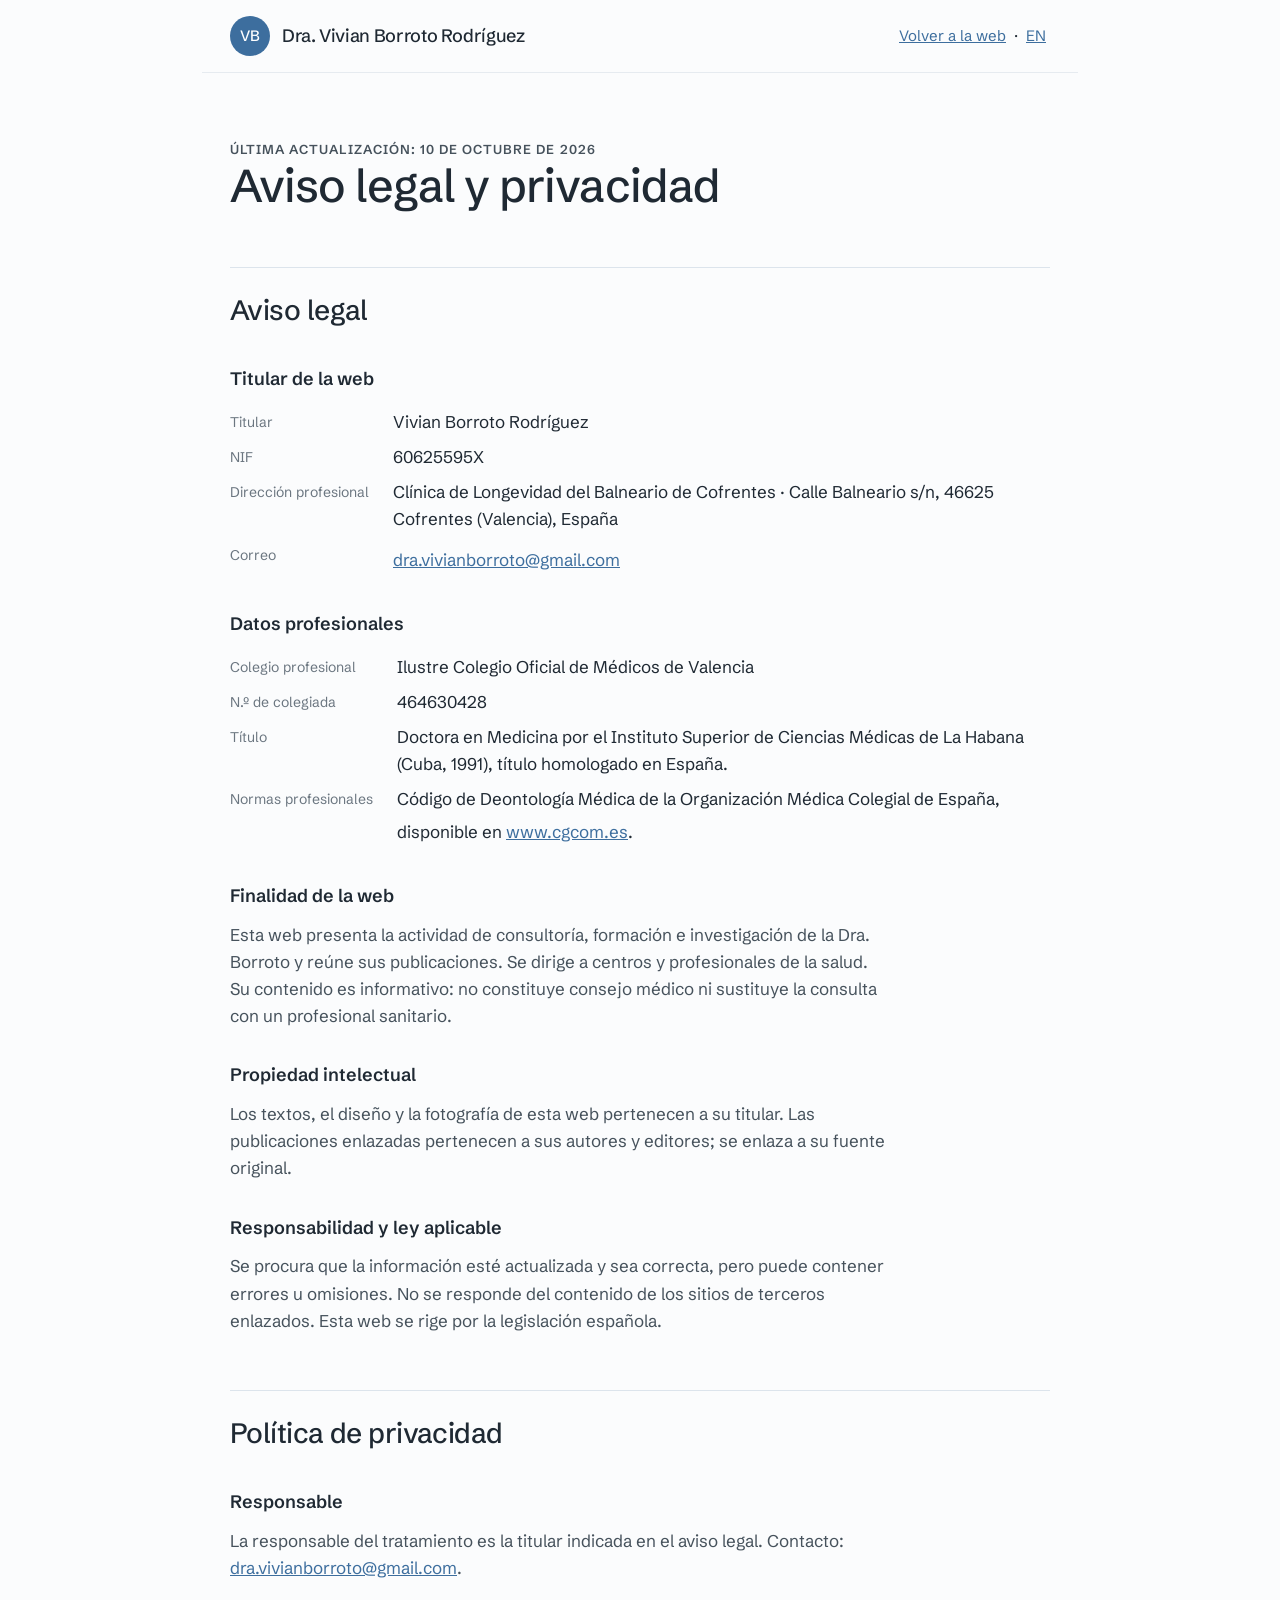
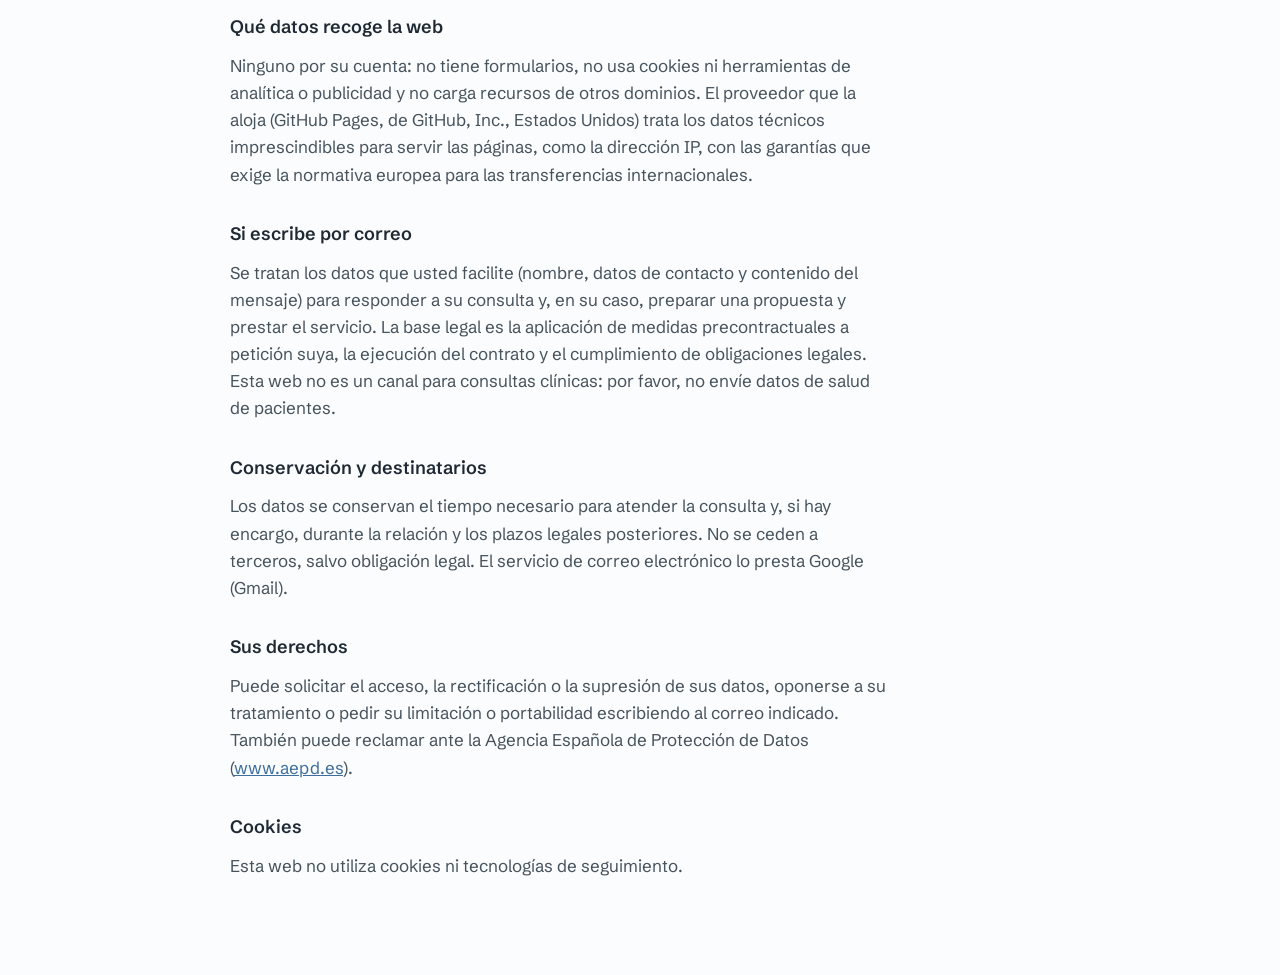
<file: legal/index.html>
<!doctype html>
<html lang="es">
<head>
<meta charset="utf-8">
<base href="/">
<meta name="viewport" content="width=device-width, initial-scale=1">
<meta http-equiv="Content-Security-Policy" content="default-src 'self'; script-src 'self' 'unsafe-eval'; style-src 'self' 'unsafe-inline'; img-src 'self' data:; font-src 'self'; connect-src 'self'; frame-src 'none'; object-src 'none'; base-uri 'self'; form-action 'none'">
<meta name="referrer" content="strict-origin-when-cross-origin">
<title>Aviso legal y privacidad — Dra. Vivian Borroto Rodríguez</title>
<meta name="robots" content="noindex, follow">
<meta name="theme-color" content="#FBFCFD">
<link rel="stylesheet" href="assets/fuentes/fuentes.css">
<link rel="stylesheet" href="assets/base.css?v=9">
<script src="assets/correo.js" defer></script>
</head>
<body class="legal">
<header class="legal__cab">
  <a class="legal__marca" href=""><span class="legal__mono">VB</span> Dra. Vivian Borroto Rodríguez</a>
  <nav><a href="">Volver a la web</a> · <a href="en/legal/" hreflang="en">EN</a></nav>
</header>
<main class="legal__cuerpo">
  <p class="legal__fecha">Última actualización: 10 de octubre de 2026</p>
  <h1>Aviso legal y privacidad</h1>
  

  <section>
    <h2>Aviso legal</h2>
    <h3>Titular de la web</h3>
    <dl>
      <dt>Titular</dt><dd>Vivian Borroto Rodríguez</dd>
      <dt>NIF</dt><dd>60625595X</dd>
      <dt>Dirección profesional</dt><dd>Clínica de Longevidad del Balneario de Cofrentes · Calle Balneario s/n, 46625 Cofrentes (Valencia), España</dd>
      <dt>Correo</dt><dd><a data-correo="ZHJhLnZpdmlhbmJvcnJvdG9AZ21haWwuY29t" href="#">correo electrónico (requiere JavaScript)</a></dd>
    </dl>

    <h3>Datos profesionales</h3>
    <dl>
      <dt>Colegio profesional</dt><dd>Ilustre Colegio Oficial de Médicos de Valencia</dd>
      <dt>N.º de colegiada</dt><dd>464630428</dd>
      <dt>Título</dt><dd>Doctora en Medicina por el Instituto Superior de Ciencias Médicas de La Habana (Cuba, 1991), título homologado en España.</dd>
      <dt>Normas profesionales</dt><dd>Código de Deontología Médica de la Organización Médica Colegial de España, disponible en <a href="https://www.cgcom.es" rel="noopener">www.cgcom.es</a>.</dd>
    </dl>

    <h3>Finalidad de la web</h3>
    <p>Esta web presenta la actividad de consultoría, formación e investigación de la Dra. Borroto y reúne sus publicaciones. Se dirige a centros y profesionales de la salud. Su contenido es informativo: no constituye consejo médico ni sustituye la consulta con un profesional sanitario.</p>

    <h3>Propiedad intelectual</h3>
    <p>Los textos, el diseño y la fotografía de esta web pertenecen a su titular. Las publicaciones enlazadas pertenecen a sus autores y editores; se enlaza a su fuente original.</p>

    <h3>Responsabilidad y ley aplicable</h3>
    <p>Se procura que la información esté actualizada y sea correcta, pero puede contener errores u omisiones. No se responde del contenido de los sitios de terceros enlazados. Esta web se rige por la legislación española.</p>
  </section>

  <section>
    <h2>Política de privacidad</h2>
    <h3>Responsable</h3>
    <p>La responsable del tratamiento es la titular indicada en el aviso legal. Contacto: <a data-correo="ZHJhLnZpdmlhbmJvcnJvdG9AZ21haWwuY29t" href="#">correo electrónico (requiere JavaScript)</a>.</p>

    <h3>Qué datos recoge la web</h3>
    <p>Ninguno por su cuenta: no tiene formularios, no usa cookies ni herramientas de analítica o publicidad y no carga recursos de otros dominios. El proveedor que la aloja (GitHub Pages, de GitHub, Inc., Estados Unidos) trata los datos técnicos imprescindibles para servir las páginas, como la dirección IP, con las garantías que exige la normativa europea para las transferencias internacionales.</p>

    <h3>Si escribe por correo</h3>
    <p>Se tratan los datos que usted facilite (nombre, datos de contacto y contenido del mensaje) para responder a su consulta y, en su caso, preparar una propuesta y prestar el servicio. La base legal es la aplicación de medidas precontractuales a petición suya, la ejecución del contrato y el cumplimiento de obligaciones legales. Esta web no es un canal para consultas clínicas: por favor, no envíe datos de salud de pacientes.</p>

    <h3>Conservación y destinatarios</h3>
    <p>Los datos se conservan el tiempo necesario para atender la consulta y, si hay encargo, durante la relación y los plazos legales posteriores. No se ceden a terceros, salvo obligación legal. El servicio de correo electrónico lo presta Google (Gmail).</p>

    <h3>Sus derechos</h3>
    <p>Puede solicitar el acceso, la rectificación o la supresión de sus datos, oponerse a su tratamiento o pedir su limitación o portabilidad escribiendo al correo indicado. También puede reclamar ante la Agencia Española de Protección de Datos (<a href="https://www.aepd.es" rel="noopener">www.aepd.es</a>).</p>

    <h3>Cookies</h3>
    <p>Esta web no utiliza cookies ni tecnologías de seguimiento.</p>
  </section>
</main>
</body>
</html>
</file>
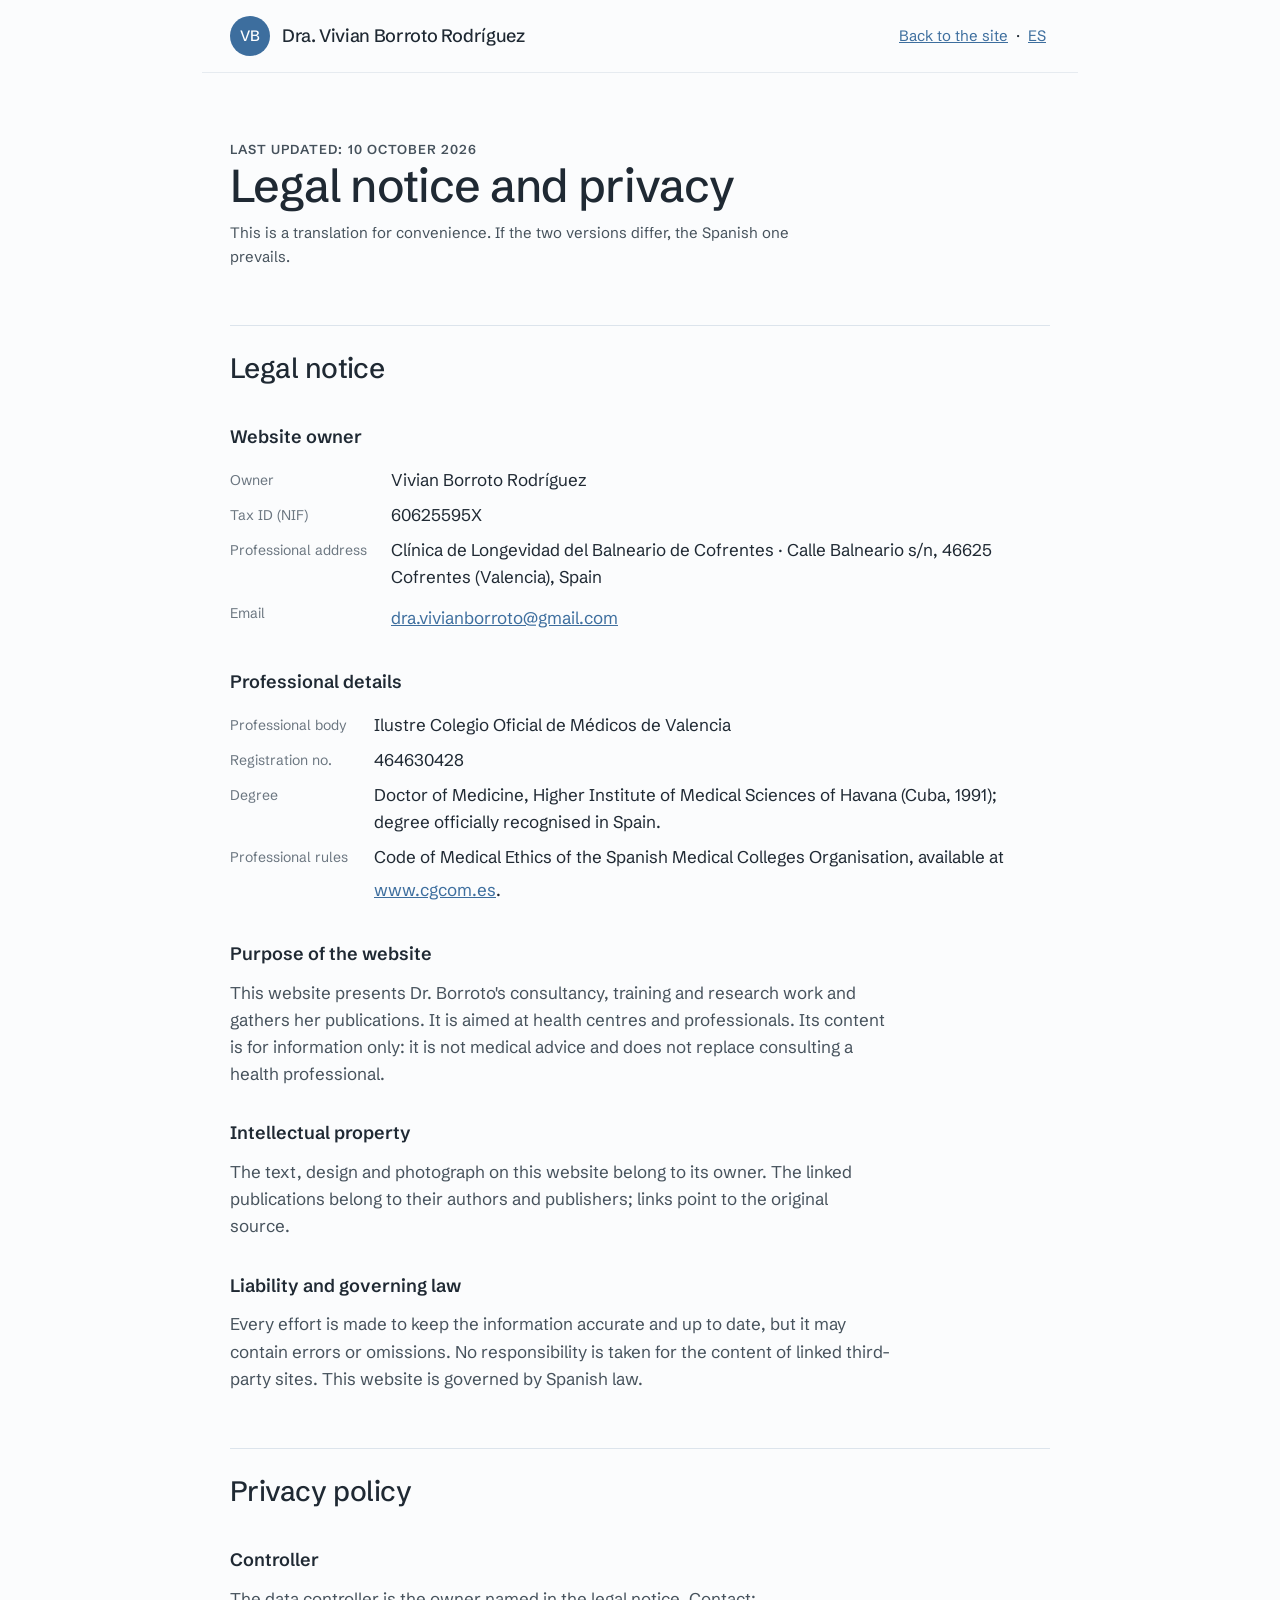
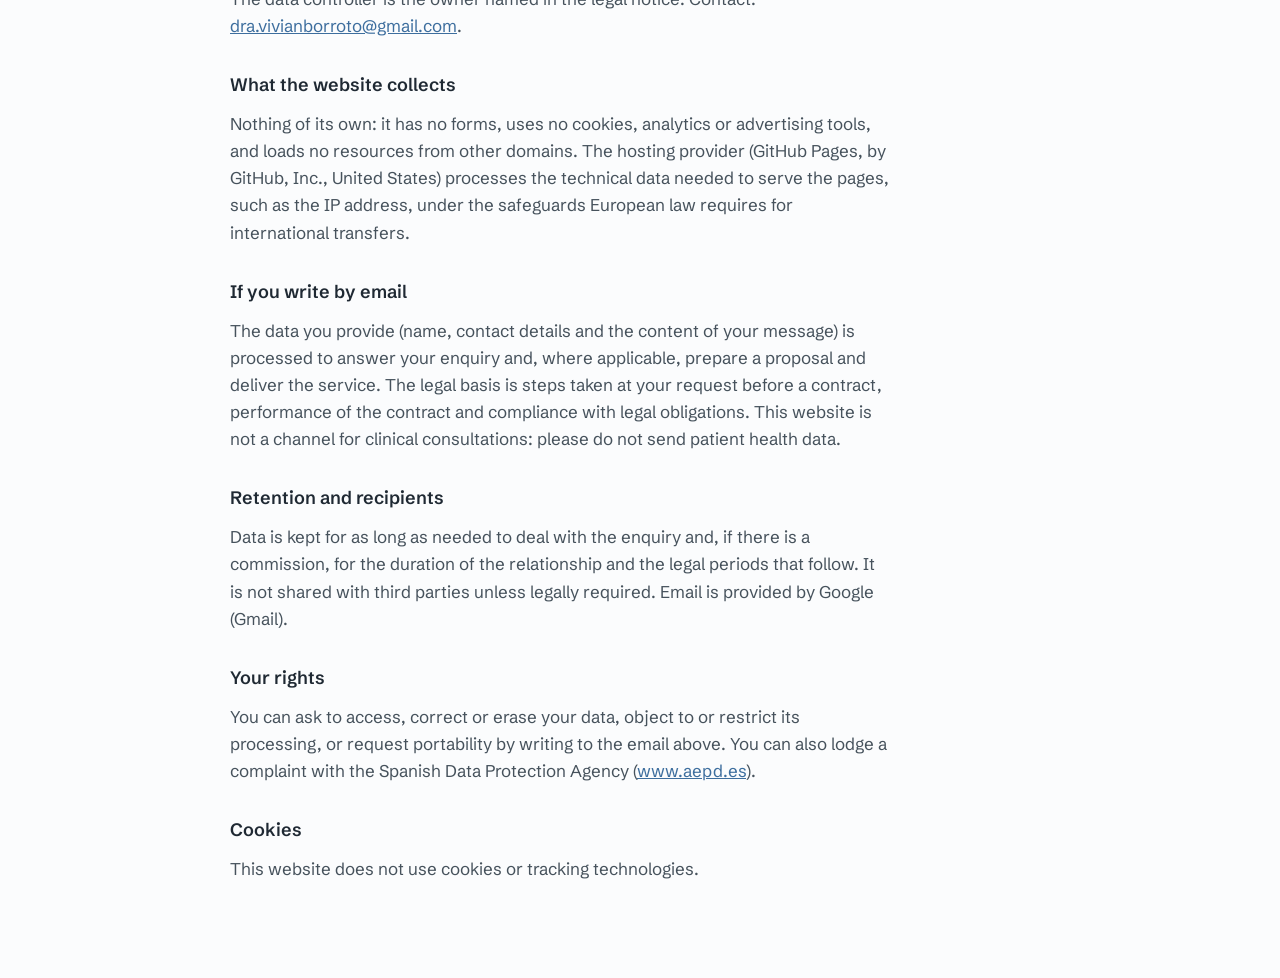
<file: en/legal/index.html>
<!doctype html>
<html lang="en">
<head>
<meta charset="utf-8">
<base href="/">
<meta name="viewport" content="width=device-width, initial-scale=1">
<meta http-equiv="Content-Security-Policy" content="default-src 'self'; script-src 'self' 'unsafe-eval'; style-src 'self' 'unsafe-inline'; img-src 'self' data:; font-src 'self'; connect-src 'self'; frame-src 'none'; object-src 'none'; base-uri 'self'; form-action 'none'">
<meta name="referrer" content="strict-origin-when-cross-origin">
<title>Legal notice and privacy — Dra. Vivian Borroto Rodríguez</title>
<meta name="robots" content="noindex, follow">
<meta name="theme-color" content="#FBFCFD">
<link rel="stylesheet" href="assets/fuentes/fuentes.css">
<link rel="stylesheet" href="assets/base.css?v=9">
<script src="assets/correo.js" defer></script>
</head>
<body class="legal">
<header class="legal__cab">
  <a class="legal__marca" href="en/"><span class="legal__mono">VB</span> Dra. Vivian Borroto Rodríguez</a>
  <nav><a href="en/">Back to the site</a> · <a href="legal/" hreflang="es">ES</a></nav>
</header>
<main class="legal__cuerpo">
  <p class="legal__fecha">Last updated: 10 October 2026</p>
  <h1>Legal notice and privacy</h1>
  <p class="legal__nota">This is a translation for convenience. If the two versions differ, the Spanish one prevails.</p>

  <section>
    <h2>Legal notice</h2>
    <h3>Website owner</h3>
    <dl>
      <dt>Owner</dt><dd>Vivian Borroto Rodríguez</dd>
      <dt>Tax ID (NIF)</dt><dd>60625595X</dd>
      <dt>Professional address</dt><dd>Clínica de Longevidad del Balneario de Cofrentes · Calle Balneario s/n, 46625 Cofrentes (Valencia), Spain</dd>
      <dt>Email</dt><dd><a data-correo="ZHJhLnZpdmlhbmJvcnJvdG9AZ21haWwuY29t" href="#">email (requires JavaScript)</a></dd>
    </dl>

    <h3>Professional details</h3>
    <dl>
      <dt>Professional body</dt><dd>Ilustre Colegio Oficial de Médicos de Valencia</dd>
      <dt>Registration no.</dt><dd>464630428</dd>
      <dt>Degree</dt><dd>Doctor of Medicine, Higher Institute of Medical Sciences of Havana (Cuba, 1991); degree officially recognised in Spain.</dd>
      <dt>Professional rules</dt><dd>Code of Medical Ethics of the Spanish Medical Colleges Organisation, available at <a href="https://www.cgcom.es" rel="noopener">www.cgcom.es</a>.</dd>
    </dl>

    <h3>Purpose of the website</h3>
    <p>This website presents Dr. Borroto&#39;s consultancy, training and research work and gathers her publications. It is aimed at health centres and professionals. Its content is for information only: it is not medical advice and does not replace consulting a health professional.</p>

    <h3>Intellectual property</h3>
    <p>The text, design and photograph on this website belong to its owner. The linked publications belong to their authors and publishers; links point to the original source.</p>

    <h3>Liability and governing law</h3>
    <p>Every effort is made to keep the information accurate and up to date, but it may contain errors or omissions. No responsibility is taken for the content of linked third-party sites. This website is governed by Spanish law.</p>
  </section>

  <section>
    <h2>Privacy policy</h2>
    <h3>Controller</h3>
    <p>The data controller is the owner named in the legal notice. Contact: <a data-correo="ZHJhLnZpdmlhbmJvcnJvdG9AZ21haWwuY29t" href="#">email (requires JavaScript)</a>.</p>

    <h3>What the website collects</h3>
    <p>Nothing of its own: it has no forms, uses no cookies, analytics or advertising tools, and loads no resources from other domains. The hosting provider (GitHub Pages, by GitHub, Inc., United States) processes the technical data needed to serve the pages, such as the IP address, under the safeguards European law requires for international transfers.</p>

    <h3>If you write by email</h3>
    <p>The data you provide (name, contact details and the content of your message) is processed to answer your enquiry and, where applicable, prepare a proposal and deliver the service. The legal basis is steps taken at your request before a contract, performance of the contract and compliance with legal obligations. This website is not a channel for clinical consultations: please do not send patient health data.</p>

    <h3>Retention and recipients</h3>
    <p>Data is kept for as long as needed to deal with the enquiry and, if there is a commission, for the duration of the relationship and the legal periods that follow. It is not shared with third parties unless legally required. Email is provided by Google (Gmail).</p>

    <h3>Your rights</h3>
    <p>You can ask to access, correct or erase your data, object to or restrict its processing, or request portability by writing to the email above. You can also lodge a complaint with the Spanish Data Protection Agency (<a href="https://www.aepd.es" rel="noopener">www.aepd.es</a>).</p>

    <h3>Cookies</h3>
    <p>This website does not use cookies or tracking technologies.</p>
  </section>
</main>
</body>
</html>
</file>
